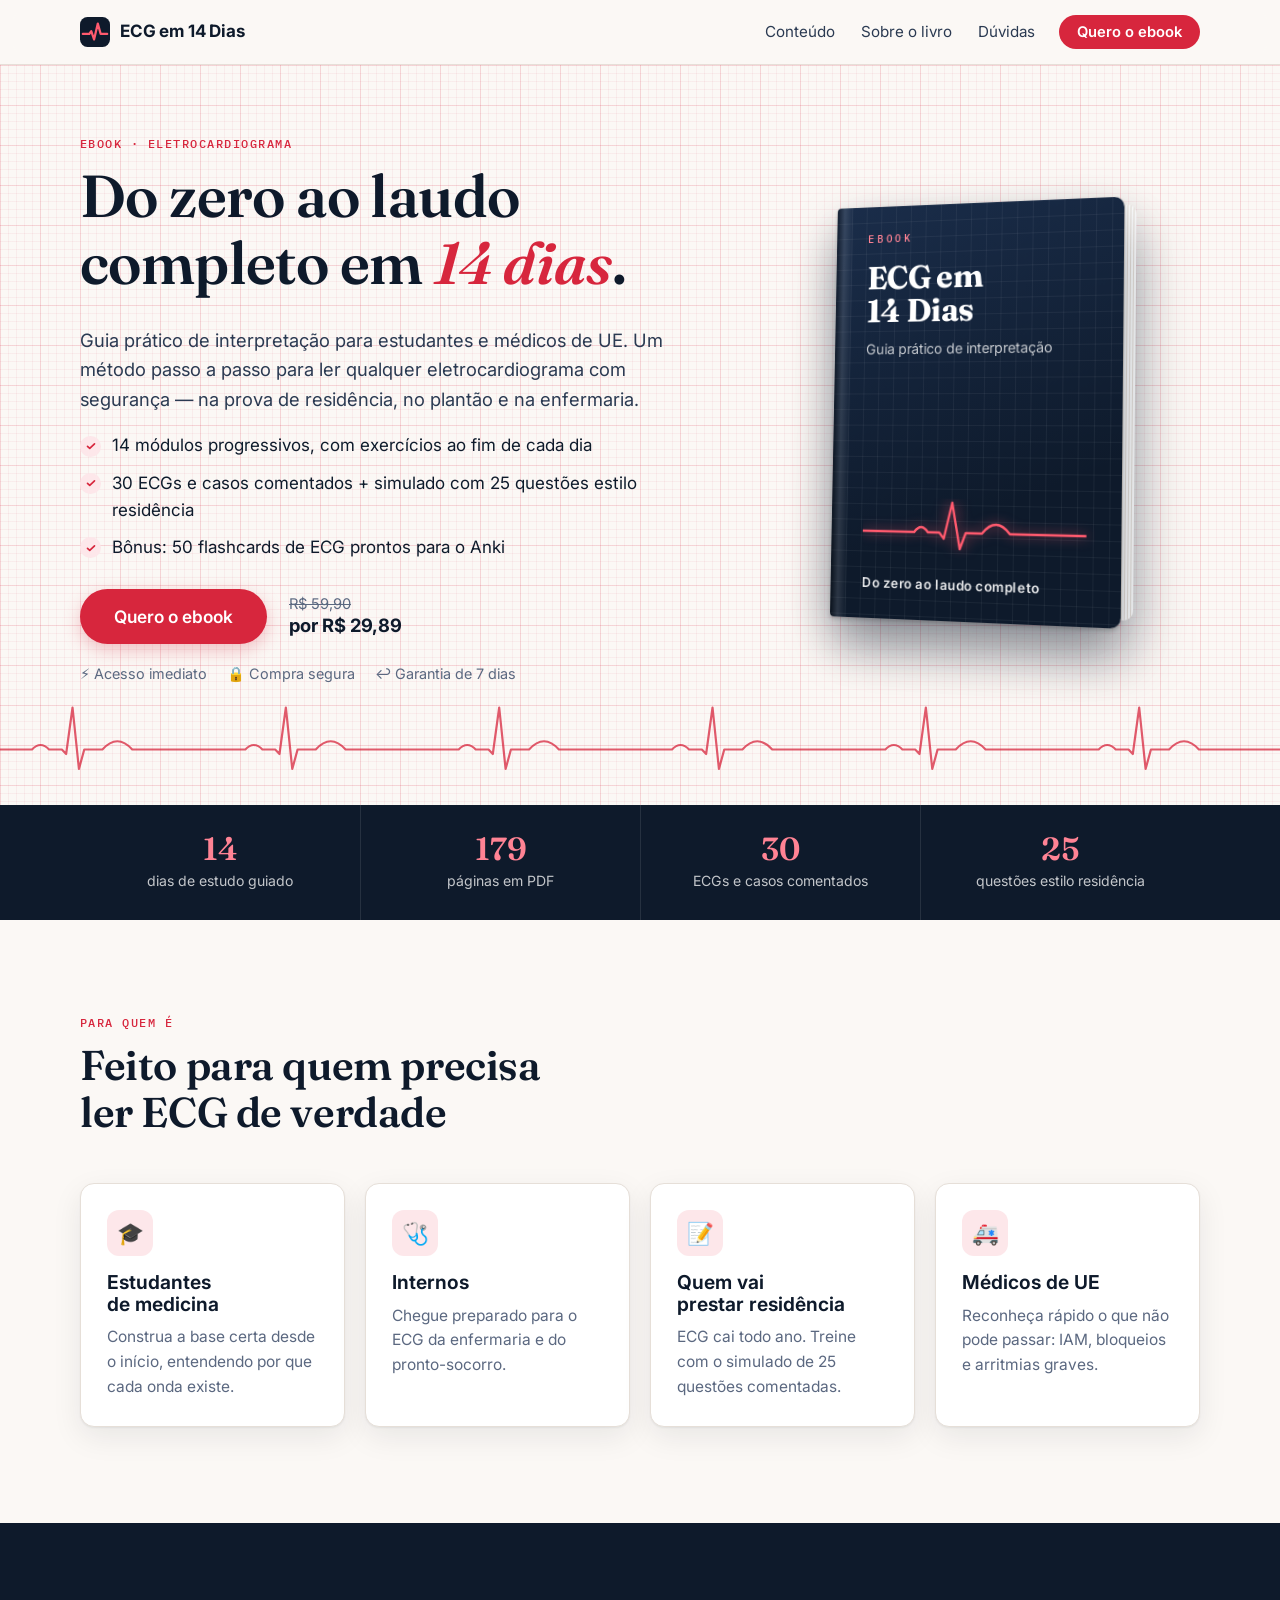
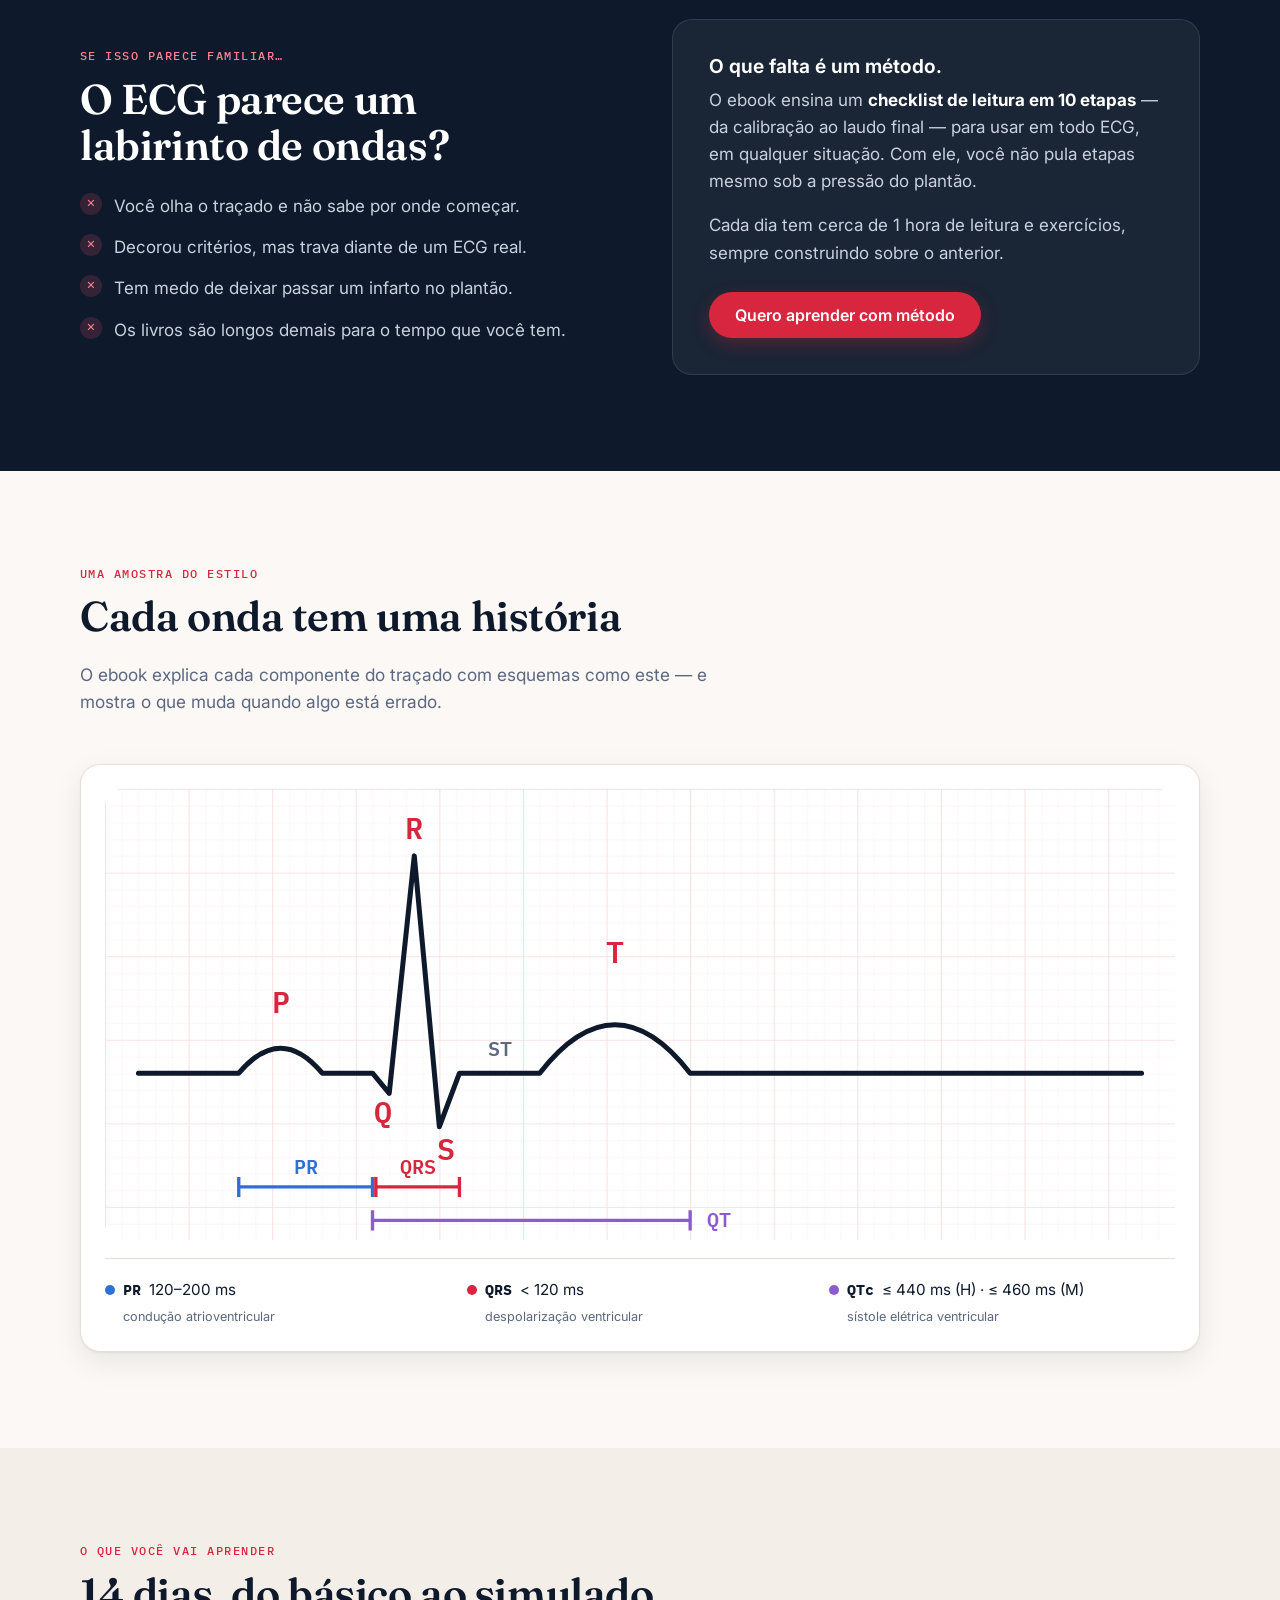
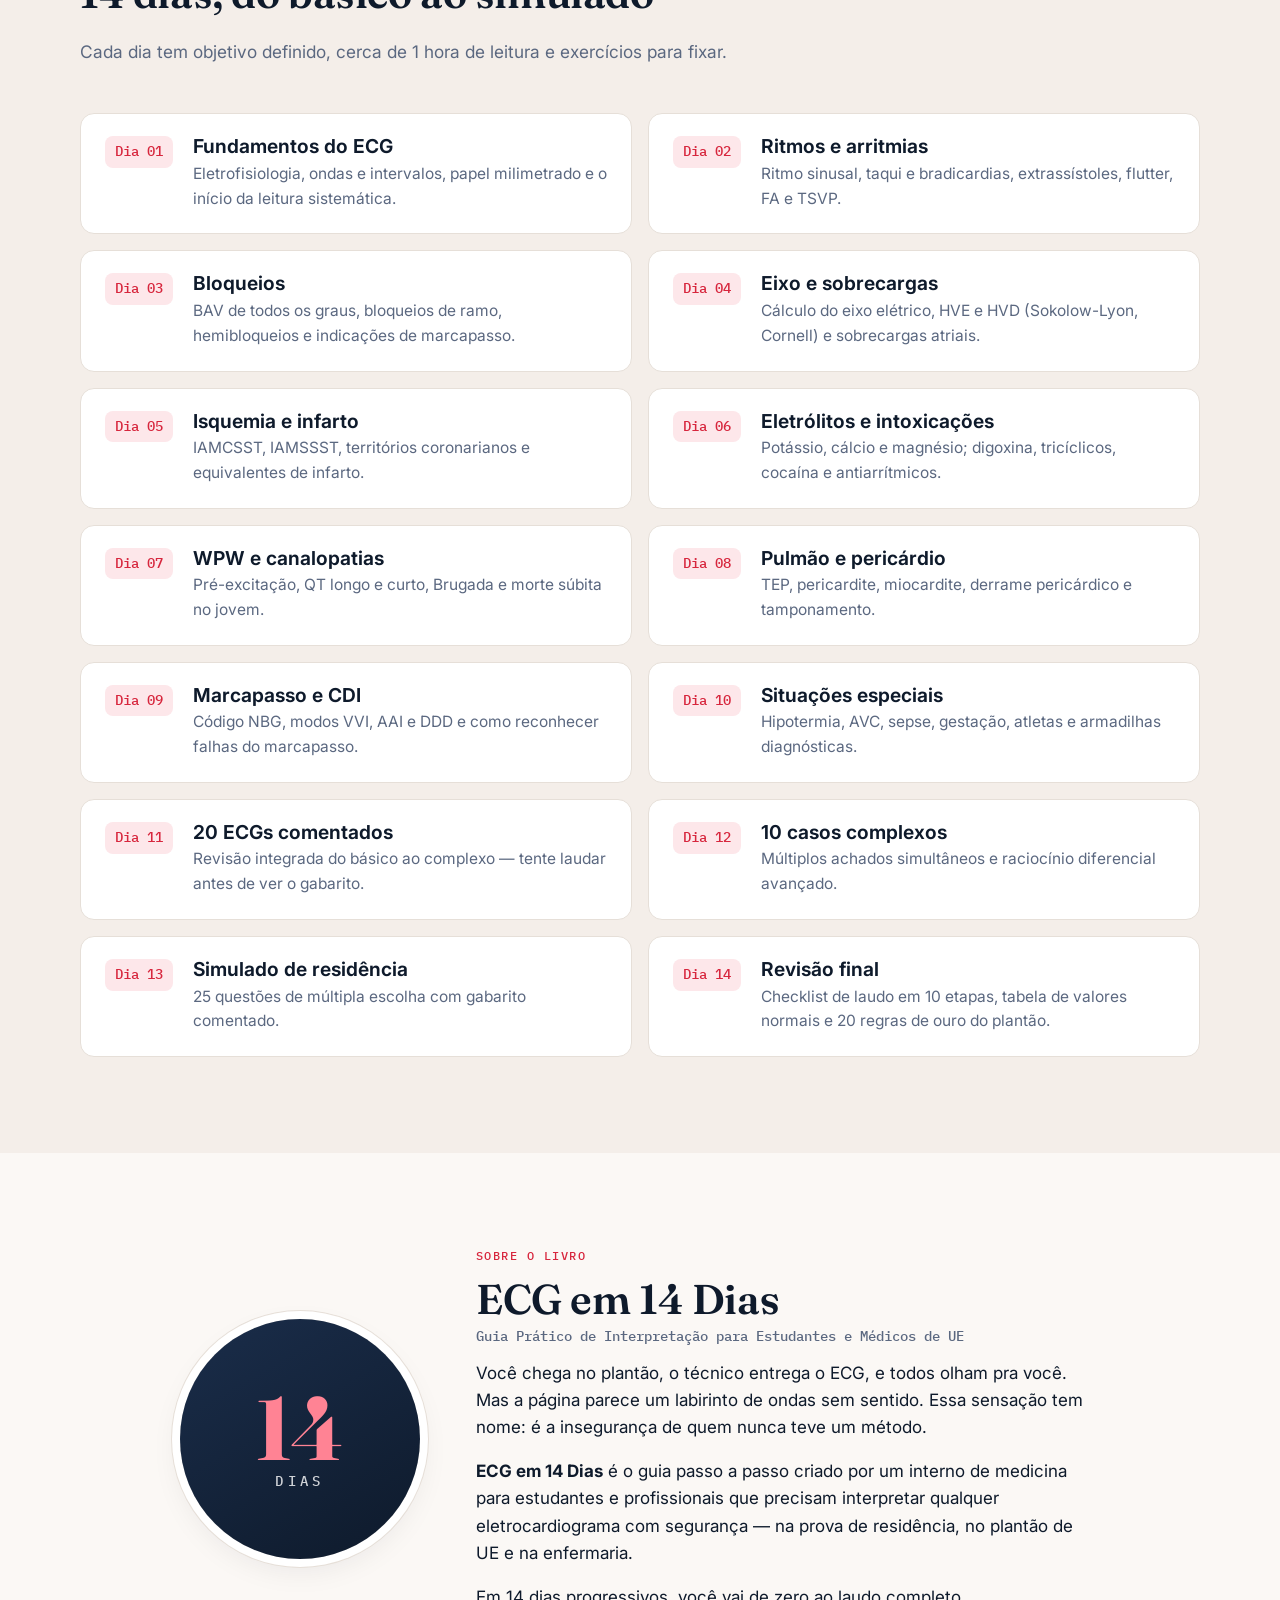
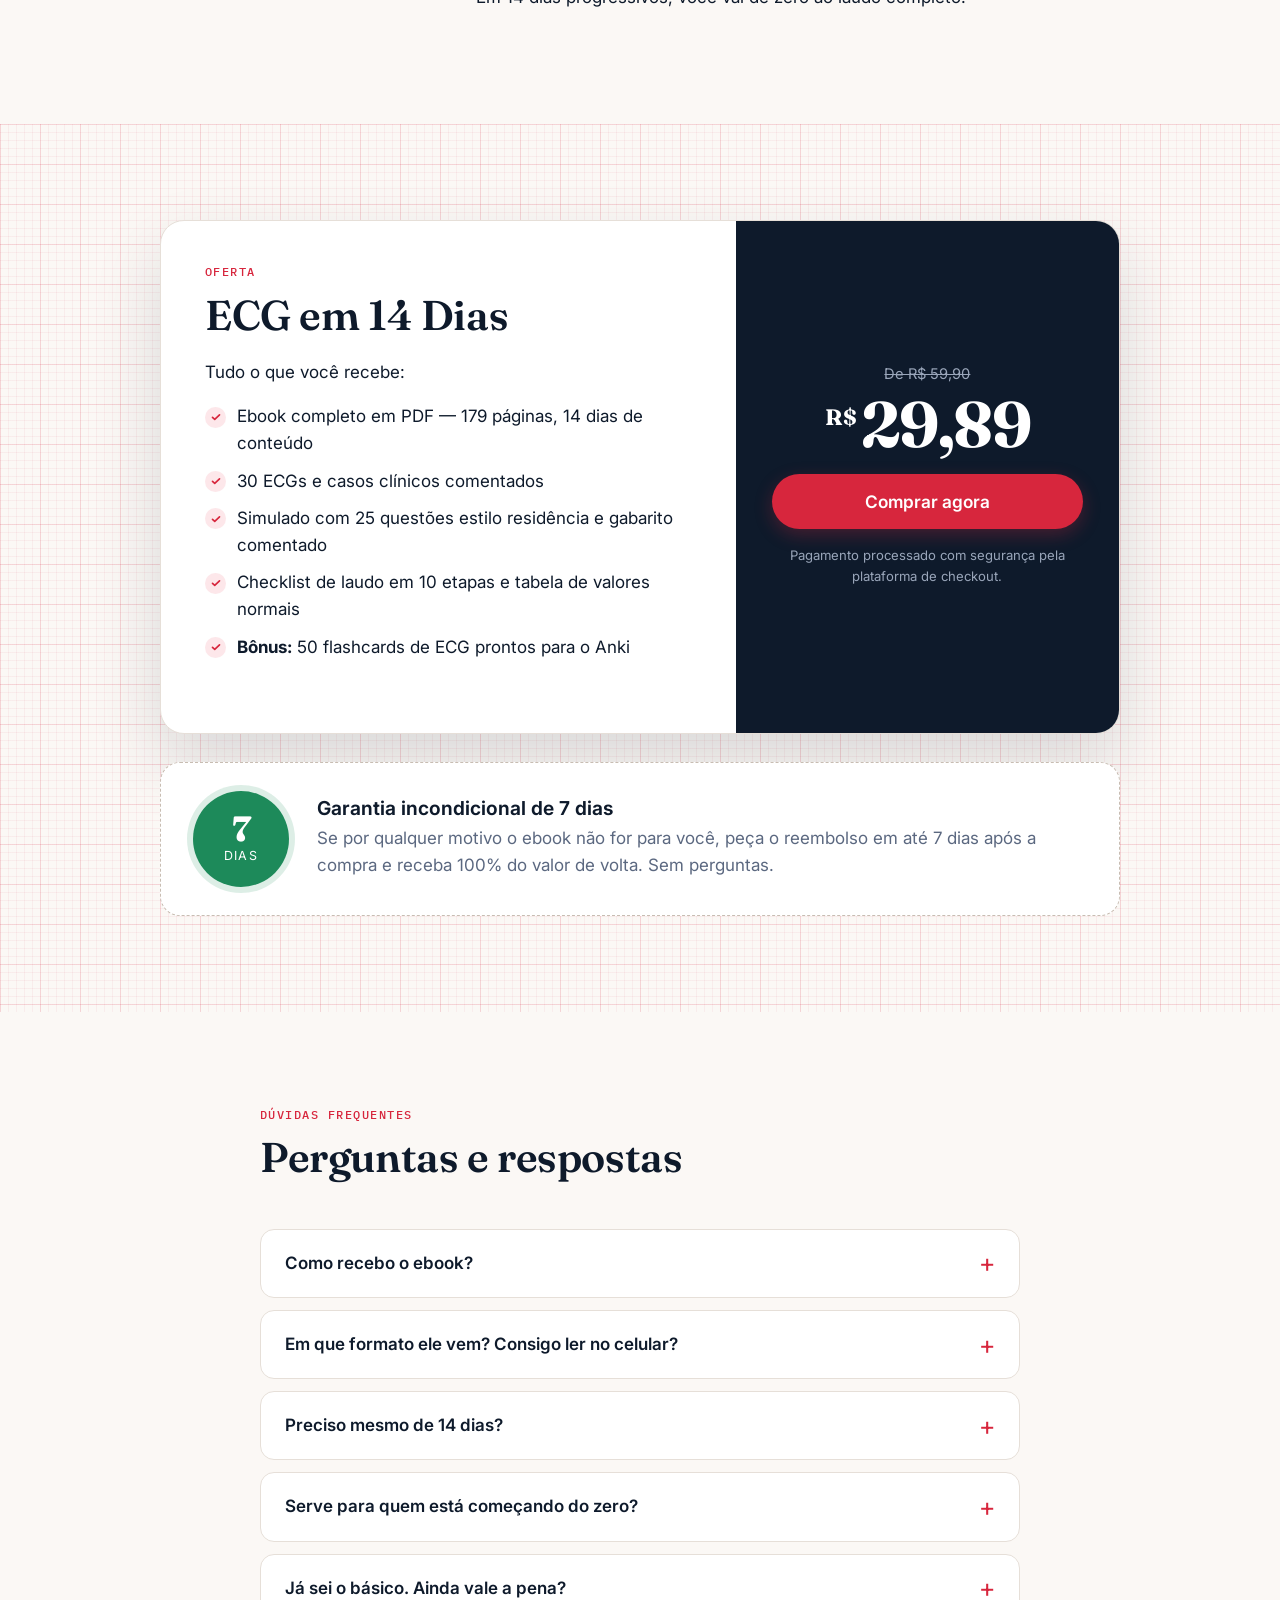
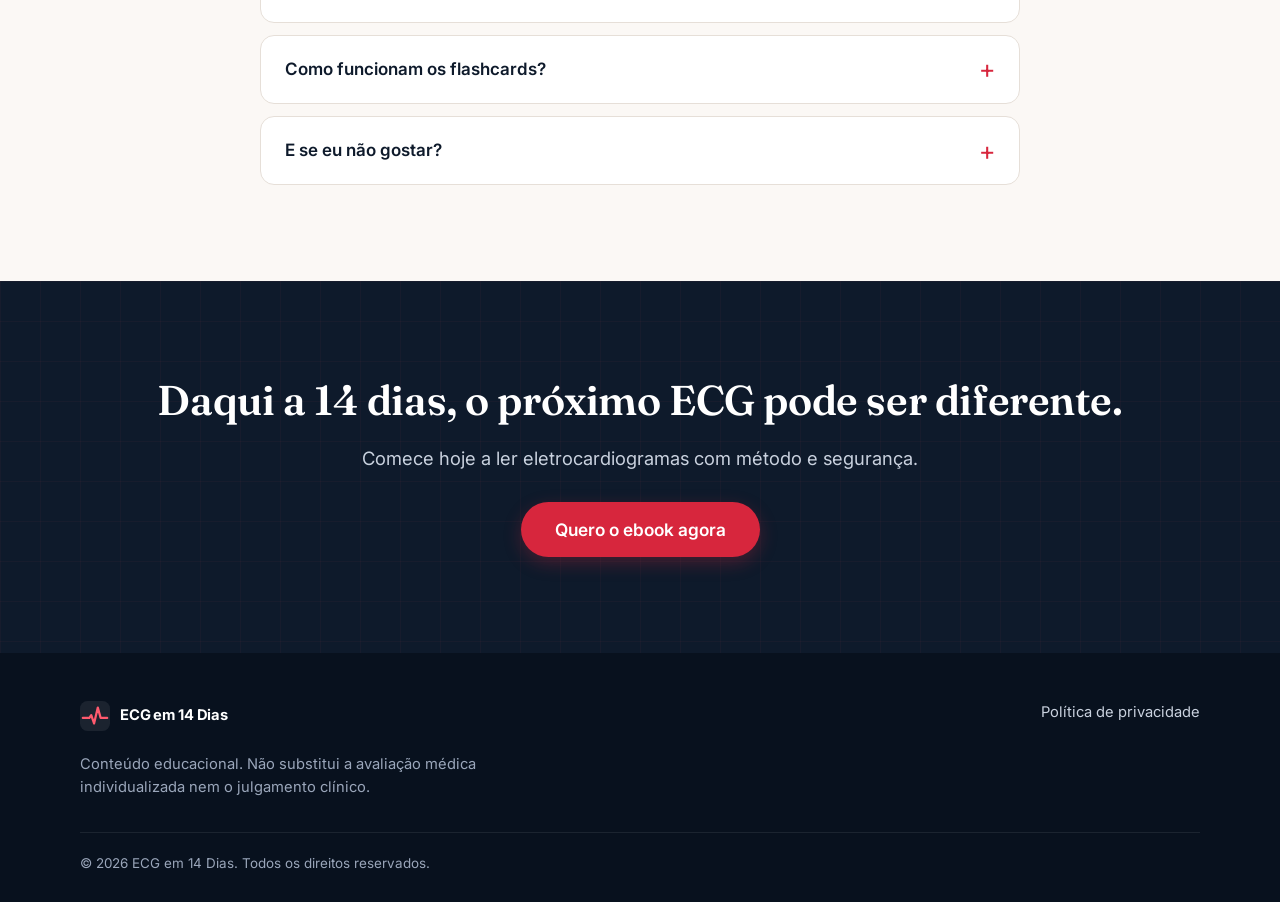
<file: index.html>
<!doctype html>
<html lang="pt-BR">
<head>
  <meta charset="utf-8">
  <meta name="viewport" content="width=device-width, initial-scale=1">
  <title>ECG em 14 Dias — Guia Prático de Interpretação do Eletrocardiograma</title>
  <meta name="description" content="Guia prático de interpretação do ECG para estudantes e médicos de UE. 14 dias progressivos, 30 ECGs e casos comentados, simulado com 25 questões estilo residência e 50 flashcards para o Anki.">
  <meta name="theme-color" content="#0e1a2b">
  <link rel="icon" href="assets/favicon.svg" type="image/svg+xml">

  <!-- Prévia ao compartilhar no WhatsApp/Instagram/Facebook.
       Se mudar de domínio, troque ebook-ecg.vercel.app nas linhas abaixo. -->
  <link rel="canonical" href="https://ebook-ecg.vercel.app/">
  <meta property="og:type" content="website">
  <meta property="og:locale" content="pt_BR">
  <meta property="og:title" content="ECG em 14 Dias — do zero ao laudo completo">
  <meta property="og:description" content="Guia prático de interpretação para estudantes e médicos de UE. 30 ECGs comentados, simulado de residência e flashcards para o Anki.">
  <meta property="og:image" content="https://ebook-ecg.vercel.app/assets/og-imagem.png">
  <meta property="og:image:width" content="1200">
  <meta property="og:image:height" content="630">
  <meta property="og:url" content="https://ebook-ecg.vercel.app/">
  <meta name="twitter:card" content="summary_large_image">

  <link rel="preconnect" href="https://fonts.googleapis.com">
  <link rel="preconnect" href="https://fonts.gstatic.com" crossorigin>
  <link href="https://fonts.googleapis.com/css2?family=Fraunces:opsz,wght@9..144,500;9..144,600;9..144,700&family=IBM+Plex+Mono:wght@500&family=Inter:wght@400;500;600;700&display=swap" rel="stylesheet">
  <link rel="stylesheet" href="assets/styles.css">

  <script>document.documentElement.classList.add('js');</script>
  <script src="assets/config.js"></script>
  <script src="assets/main.js" defer></script>
</head>
<body>

<a class="skip" href="#conteudo">Pular para o conteúdo</a>

<!-- ===================== CABEÇALHO ===================== -->
<header class="topbar">
  <div class="container topbar__inner">
    <a class="brand" href="#topo" aria-label="Início">
      <svg class="brand__mark" viewBox="0 0 32 32" aria-hidden="true"><rect width="32" height="32" rx="8"/><path d="M3 18h7l2-3 3 9 4-17 3 11h7"/></svg>
      <span>ECG em 14 Dias</span>
    </a>
    <nav class="topbar__nav" aria-label="Seções">
      <a href="#conteudo">Conteúdo</a>
      <a href="#sobre">Sobre o livro</a>
      <a href="#faq">Dúvidas</a>
    </nav>
    <a class="btn btn--sm" href="#oferta" data-checkout>Quero o ebook</a>
  </div>
</header>

<main id="topo">

<!-- ===================== HERO ===================== -->
<section class="hero ecg-paper" id="hero">
  <div class="container hero__grid">
    <div class="hero__copy">
      <p class="eyebrow">Ebook · Eletrocardiograma</p>
      <h1>Do zero ao laudo completo em <em>14 dias</em>.</h1>
      <p class="lead">Guia prático de interpretação para estudantes e médicos de UE. Um método passo a passo para ler qualquer eletrocardiograma com segurança — na prova de residência, no plantão e na enfermaria.</p>

      <ul class="checks">
        <li>14 módulos progressivos, com exercícios ao fim de cada dia</li>
        <li>30 ECGs e casos comentados + simulado com 25 questões estilo residência</li>
        <li>Bônus: 50 flashcards de ECG prontos para o Anki</li>
      </ul>

      <div class="hero__cta">
        <a class="btn btn--lg" href="#oferta" data-checkout>Quero o ebook</a>
        <p class="hero__price">
          <span class="price-old" data-cfg="precoAntigo" data-prefix="R$ ">R$ 59,90</span>
          <strong>por <span data-cfg="preco" data-prefix="R$ ">R$ 29,89</span></strong>
        </p>
      </div>
      <p class="trust">
        <span>⚡ Acesso imediato</span><span>🔒 Compra segura</span><span>↩︎ Garantia de 7 dias</span>
      </p>
    </div>

    <div class="hero__visual">
      <div class="book" data-cover>
        <div class="book__pages" aria-hidden="true"></div>
        <div class="book__cover">
          <span class="book__tag">EBOOK</span>
          <p class="book__title">ECG em<br>14 Dias</p>
          <p class="book__sub">Guia prático de interpretação</p>
          <svg class="book__trace" viewBox="0 0 200 60" preserveAspectRatio="none" aria-hidden="true"><path d="M0 34h46q6-10 12 0h10l4 6 7-36 7 46 5-16h14q12-18 24 0h64"/></svg>
          <p class="book__author">Do zero ao laudo completo</p>
        </div>
      </div>
    </div>
  </div>

  <svg class="trace" viewBox="0 0 1200 120" preserveAspectRatio="none" aria-hidden="true"><path id="trace-path" d=""/></svg>
</section>

<!-- ===================== NÚMEROS ===================== -->
<section class="stats">
  <div class="container stats__grid">
    <div><strong>14</strong><span>dias de estudo guiado</span></div>
    <div><strong>179</strong><span>páginas em PDF</span></div>
    <div><strong>30</strong><span>ECGs e casos comentados</span></div>
    <div><strong>25</strong><span>questões estilo residência</span></div>
  </div>
</section>

<!-- ===================== PARA QUEM É ===================== -->
<section class="section" id="para-quem">
  <div class="container">
    <header class="section__head reveal">
      <p class="eyebrow">Para quem é</p>
      <h2>Feito para quem precisa ler ECG de verdade</h2>
    </header>
    <div class="cards">
      <article class="card reveal">
        <span class="card__icon" aria-hidden="true">🎓</span>
        <h3>Estudantes de medicina</h3>
        <p>Construa a base certa desde o início, entendendo por que cada onda existe.</p>
      </article>
      <article class="card reveal">
        <span class="card__icon" aria-hidden="true">🩺</span>
        <h3>Internos</h3>
        <p>Chegue preparado para o ECG da enfermaria e do pronto-socorro.</p>
      </article>
      <article class="card reveal">
        <span class="card__icon" aria-hidden="true">📝</span>
        <h3>Quem vai prestar residência</h3>
        <p>ECG cai todo ano. Treine com o simulado de 25 questões comentadas.</p>
      </article>
      <article class="card reveal">
        <span class="card__icon" aria-hidden="true">🚑</span>
        <h3>Médicos de UE</h3>
        <p>Reconheça rápido o que não pode passar: IAM, bloqueios e arritmias graves.</p>
      </article>
    </div>
  </div>
</section>

<!-- ===================== PROBLEMA x SOLUÇÃO ===================== -->
<section class="section section--dark">
  <div class="container split">
    <div class="reveal">
      <p class="eyebrow eyebrow--light">Se isso parece familiar…</p>
      <h2>O ECG parece um labirinto de ondas?</h2>
      <ul class="pains">
        <li>Você olha o traçado e não sabe por onde começar.</li>
        <li>Decorou critérios, mas trava diante de um ECG real.</li>
        <li>Tem medo de deixar passar um infarto no plantão.</li>
        <li>Os livros são longos demais para o tempo que você tem.</li>
      </ul>
    </div>
    <div class="solution reveal">
      <h3>O que falta é um método.</h3>
      <p>O ebook ensina um <strong>checklist de leitura em 10 etapas</strong> — da calibração ao laudo final — para usar em todo ECG, em qualquer situação. Com ele, você não pula etapas mesmo sob a pressão do plantão.</p>
      <p>Cada dia tem cerca de 1 hora de leitura e exercícios, sempre construindo sobre o anterior.</p>
      <a class="btn" href="#oferta" data-checkout>Quero aprender com método</a>
    </div>
  </div>
</section>

<!-- ===================== ANATOMIA DO BATIMENTO ===================== -->
<section class="section" id="amostra">
  <div class="container">
    <header class="section__head reveal">
      <p class="eyebrow">Uma amostra do estilo</p>
      <h2>Cada onda tem uma história</h2>
      <p class="section__lead">O ebook explica cada componente do traçado com esquemas como este — e mostra o que muda quando algo está errado.</p>
    </header>

    <figure class="beat reveal">
      <svg viewBox="0 0 640 270" role="img" aria-labelledby="beat-title">
        <title id="beat-title">Complexo PQRST com intervalo PR, complexo QRS, segmento ST, onda T e intervalo QT indicados</title>
        <defs>
          <pattern id="fine" width="10" height="10" patternUnits="userSpaceOnUse"><path d="M10 0H0V10" class="g-fine"/></pattern>
          <pattern id="bold" width="50" height="50" patternUnits="userSpaceOnUse"><rect width="50" height="50" fill="url(#fine)"/><path d="M50 0H0V50" class="g-bold"/></pattern>
        </defs>
        <rect width="640" height="270" fill="url(#bold)" rx="10"/>
        <path class="beat__line" d="M20 170H80Q105 140 130 170H160L170 182L185 40L200 202L212 170H260Q305 112 350 170H620"/>
        <g class="beat__labels">
          <text x="105" y="134">P</text>
          <text x="166" y="200">Q</text>
          <text x="185" y="30">R</text>
          <text x="204" y="222">S</text>
          <text x="305" y="104">T</text>
          <text x="236" y="160" class="small">ST</text>
        </g>
        <g class="beat__ranges">
          <path class="r-pr" d="M80 232V244M80 238H160M160 232V244"/>
          <text x="120" y="230" class="r-pr-t">PR</text>
          <path class="r-qrs" d="M162 232V244M162 238H212M212 232V244"/>
          <text x="187" y="230" class="r-qrs-t">QRS</text>
          <path class="r-qt" d="M160 252V264M160 258H350M350 252V264"/>
          <text x="360" y="262" class="r-qt-t">QT</text>
        </g>
      </svg>
      <figcaption>
        <div><span class="dot dot--pr"></span><strong>PR</strong> 120–200 ms <small>condução atrioventricular</small></div>
        <div><span class="dot dot--qrs"></span><strong>QRS</strong> &lt; 120 ms <small>despolarização ventricular</small></div>
        <div><span class="dot dot--qt"></span><strong>QTc</strong> ≤ 440 ms (H) · ≤ 460 ms (M) <small>sístole elétrica ventricular</small></div>
      </figcaption>
    </figure>
  </div>
</section>

<!-- ===================== CONTEÚDO ===================== -->
<section class="section section--tint" id="conteudo">
  <div class="container">
    <header class="section__head reveal">
      <p class="eyebrow">O que você vai aprender</p>
      <h2>14 dias, do básico ao simulado</h2>
      <p class="section__lead">Cada dia tem objetivo definido, cerca de 1 hora de leitura e exercícios para fixar.</p>
    </header>
    <ol class="chapters">
      <li class="reveal"><span>Dia 01</span><div><h3>Fundamentos do ECG</h3><p>Eletrofisiologia, ondas e intervalos, papel milimetrado e o início da leitura sistemática.</p></div></li>
      <li class="reveal"><span>Dia 02</span><div><h3>Ritmos e arritmias</h3><p>Ritmo sinusal, taqui e bradicardias, extrassístoles, flutter, FA e TSVP.</p></div></li>
      <li class="reveal"><span>Dia 03</span><div><h3>Bloqueios</h3><p>BAV de todos os graus, bloqueios de ramo, hemibloqueios e indicações de marcapasso.</p></div></li>
      <li class="reveal"><span>Dia 04</span><div><h3>Eixo e sobrecargas</h3><p>Cálculo do eixo elétrico, HVE e HVD (Sokolow-Lyon, Cornell) e sobrecargas atriais.</p></div></li>
      <li class="reveal"><span>Dia 05</span><div><h3>Isquemia e infarto</h3><p>IAMCSST, IAMSSST, territórios coronarianos e equivalentes de infarto.</p></div></li>
      <li class="reveal"><span>Dia 06</span><div><h3>Eletrólitos e intoxicações</h3><p>Potássio, cálcio e magnésio; digoxina, tricíclicos, cocaína e antiarrítmicos.</p></div></li>
      <li class="reveal"><span>Dia 07</span><div><h3>WPW e canalopatias</h3><p>Pré-excitação, QT longo e curto, Brugada e morte súbita no jovem.</p></div></li>
      <li class="reveal"><span>Dia 08</span><div><h3>Pulmão e pericárdio</h3><p>TEP, pericardite, miocardite, derrame pericárdico e tamponamento.</p></div></li>
      <li class="reveal"><span>Dia 09</span><div><h3>Marcapasso e CDI</h3><p>Código NBG, modos VVI, AAI e DDD e como reconhecer falhas do marcapasso.</p></div></li>
      <li class="reveal"><span>Dia 10</span><div><h3>Situações especiais</h3><p>Hipotermia, AVC, sepse, gestação, atletas e armadilhas diagnósticas.</p></div></li>
      <li class="reveal"><span>Dia 11</span><div><h3>20 ECGs comentados</h3><p>Revisão integrada do básico ao complexo — tente laudar antes de ver o gabarito.</p></div></li>
      <li class="reveal"><span>Dia 12</span><div><h3>10 casos complexos</h3><p>Múltiplos achados simultâneos e raciocínio diferencial avançado.</p></div></li>
      <li class="reveal"><span>Dia 13</span><div><h3>Simulado de residência</h3><p>25 questões de múltipla escolha com gabarito comentado.</p></div></li>
      <li class="reveal"><span>Dia 14</span><div><h3>Revisão final</h3><p>Checklist de laudo em 10 etapas, tabela de valores normais e 20 regras de ouro do plantão.</p></div></li>
    </ol>
  </div>
</section>

<!-- ===================== SOBRE O LIVRO ===================== -->
<section class="section" id="sobre">
  <div class="container author reveal">
    <div class="author__photo author__photo--seal" aria-hidden="true"><strong>14</strong><span>dias</span></div>
    <div>
      <p class="eyebrow">Sobre o livro</p>
      <h2>ECG em 14 Dias</h2>
      <p class="author__role">Guia Prático de Interpretação para Estudantes e Médicos de UE</p>
      <p>Você chega no plantão, o técnico entrega o ECG, e todos olham pra você. Mas a página parece um labirinto de ondas sem sentido. Essa sensação tem nome: é a insegurança de quem nunca teve um método.</p>
      <p><strong>ECG em 14 Dias</strong> é o guia passo a passo criado por um interno de medicina para estudantes e profissionais que precisam interpretar qualquer eletrocardiograma com segurança — na prova de residência, no plantão de UE e na enfermaria.</p>
      <p>Em 14 dias progressivos, você vai de zero ao laudo completo.</p>
      <p class="author__links" data-social></p>
    </div>
  </div>
</section>

<!-- ===================== DEPOIMENTOS (preenchidos via config.js) ===================== -->
<section class="section section--tint" id="depoimentos" hidden>
  <div class="container">
    <header class="section__head">
      <p class="eyebrow">Quem já leu</p>
      <h2>O que os leitores dizem</h2>
    </header>
    <div class="quotes" data-testimonials></div>
  </div>
</section>

<!-- ===================== OFERTA ===================== -->
<section class="section ecg-paper" id="oferta">
  <div class="container">
    <div class="offer reveal">
      <div class="offer__info">
        <p class="eyebrow">Oferta</p>
        <h2>ECG em 14 Dias</h2>
        <p>Tudo o que você recebe:</p>
        <ul class="checks">
          <li>Ebook completo em PDF — 179 páginas, 14 dias de conteúdo</li>
          <li>30 ECGs e casos clínicos comentados</li>
          <li>Simulado com 25 questões estilo residência e gabarito comentado</li>
          <li>Checklist de laudo em 10 etapas e tabela de valores normais</li>
          <li><strong>Bônus:</strong> 50 flashcards de ECG prontos para o Anki</li>
        </ul>
      </div>
      <div class="offer__price">
        <p class="price-old" data-cfg="precoAntigo" data-prefix="De R$ ">De R$ 59,90</p>
        <p class="price"><small>R$</small><span data-cfg="preco">29,89</span></p>
        <p class="installments" data-cfg="parcelas"></p>
        <a class="btn btn--lg btn--block" href="#oferta" data-checkout data-checkout-main>Comprar agora</a>
        <p class="pay">Pagamento processado com segurança pela plataforma de checkout.</p>
      </div>
    </div>

    <div class="guarantee reveal">
      <div class="guarantee__seal" aria-hidden="true"><strong>7</strong><span>dias</span></div>
      <div>
        <h3>Garantia incondicional de 7 dias</h3>
        <p>Se por qualquer motivo o ebook não for para você, peça o reembolso em até 7 dias após a compra e receba 100% do valor de volta. Sem perguntas.</p>
      </div>
    </div>
  </div>
</section>

<!-- ===================== FAQ ===================== -->
<section class="section" id="faq">
  <div class="container container--narrow">
    <header class="section__head reveal">
      <p class="eyebrow">Dúvidas frequentes</p>
      <h2>Perguntas e respostas</h2>
    </header>
    <div class="faq">
      <details>
        <summary>Como recebo o ebook?</summary>
        <p>Logo após a confirmação do pagamento, você recebe por e-mail o acesso para baixar o PDF e os flashcards.</p>
      </details>
      <details>
        <summary>Em que formato ele vem? Consigo ler no celular?</summary>
        <p>O ebook é um arquivo PDF de 179 páginas. Você pode ler no celular, tablet ou computador, ou imprimir.</p>
      </details>
      <details>
        <summary>Preciso mesmo de 14 dias?</summary>
        <p>Os 14 dias são uma sugestão de ritmo: cada um leva cerca de 1 a 1,5 hora entre leitura e exercícios. Você pode acelerar, ir mais devagar ou consultar um tema específico quando precisar.</p>
      </details>
      <details>
        <summary>Serve para quem está começando do zero?</summary>
        <p>Sim. O Dia 1 parte da eletrofisiologia básica e cada dia constrói sobre o anterior, até os casos complexos e o simulado.</p>
      </details>
      <details>
        <summary>Já sei o básico. Ainda vale a pena?</summary>
        <p>Vale. Os 30 ECGs e casos comentados, o simulado estilo residência e as 20 regras de ouro do plantão ajudam a ganhar velocidade e segurança.</p>
      </details>
      <details>
        <summary>Como funcionam os flashcards?</summary>
        <p>São 50 cartões de revisão sobre ECG, prontos para importar no Anki, o aplicativo de repetição espaçada usado por estudantes de medicina.</p>
      </details>
      <details>
        <summary>E se eu não gostar?</summary>
        <p>Você tem 7 dias de garantia. Basta solicitar o reembolso pela plataforma de compra e devolvemos todo o valor.</p>
      </details>
    </div>
  </div>
</section>

<!-- ===================== CTA FINAL ===================== -->
<section class="final section--dark">
  <div class="container final__inner reveal">
    <h2>Daqui a 14 dias, o próximo ECG pode ser diferente.</h2>
    <p>Comece hoje a ler eletrocardiogramas com método e segurança.</p>
    <a class="btn btn--lg" href="#oferta" data-checkout>Quero o ebook agora</a>
  </div>
</section>

</main>

<!-- ===================== RODAPÉ ===================== -->
<footer class="footer">
  <div class="container footer__inner">
    <div>
      <a class="brand brand--light" href="#topo">
        <svg class="brand__mark" viewBox="0 0 32 32" aria-hidden="true"><rect width="32" height="32" rx="8"/><path d="M3 18h7l2-3 3 9 4-17 3 11h7"/></svg>
        <span>ECG em 14 Dias</span>
      </a>
      <p class="footer__note">Conteúdo educacional. Não substitui a avaliação médica individualizada nem o julgamento clínico.</p>
    </div>
    <div class="footer__links">
      <span data-contact></span>
      <a href="privacidade.html">Política de privacidade</a>
    </div>
  </div>
  <div class="container footer__copy">© <span data-year>2026</span> ECG em 14 Dias. Todos os direitos reservados.</div>
</footer>

<!-- CTA fixo no celular -->
<div class="sticky-cta" data-sticky aria-hidden="true">
  <div>
    <strong>ECG em 14 Dias</strong>
    <span data-cfg="preco" data-prefix="R$ ">R$ 29,89</span>
  </div>
  <a class="btn btn--sm" href="#oferta" data-checkout tabindex="-1">Comprar</a>
</div>

<!-- WhatsApp (aparece só se configurado em config.js) -->
<a class="whatsapp" data-whatsapp hidden target="_blank" rel="noopener" aria-label="Falar no WhatsApp">
  <svg viewBox="0 0 32 32" aria-hidden="true"><path d="M16 3a13 13 0 0 0-11.2 19.6L3 29l6.6-1.7A13 13 0 1 0 16 3Zm0 23.6a10.6 10.6 0 0 1-5.4-1.5l-.4-.2-3.9 1 1-3.8-.2-.4A10.6 10.6 0 1 1 16 26.6Zm5.8-7.9c-.3-.2-1.9-.9-2.2-1s-.5-.2-.7.2-.8 1-1 1.2-.4.2-.7 0a8.7 8.7 0 0 1-4.3-3.8c-.3-.6.3-.5.9-1.7.1-.2 0-.4 0-.5l-1-2.4c-.3-.6-.5-.5-.7-.5h-.6a1.2 1.2 0 0 0-.9.4 3.6 3.6 0 0 0-1.1 2.7 6.3 6.3 0 0 0 1.3 3.3 14.4 14.4 0 0 0 5.5 4.9c2 .9 2.8.9 3.9.8a3.3 3.3 0 0 0 2.1-1.5 2.7 2.7 0 0 0 .2-1.5c-.1-.2-.3-.3-.6-.4Z"/></svg>
</a>

</body>
</html>
</file>
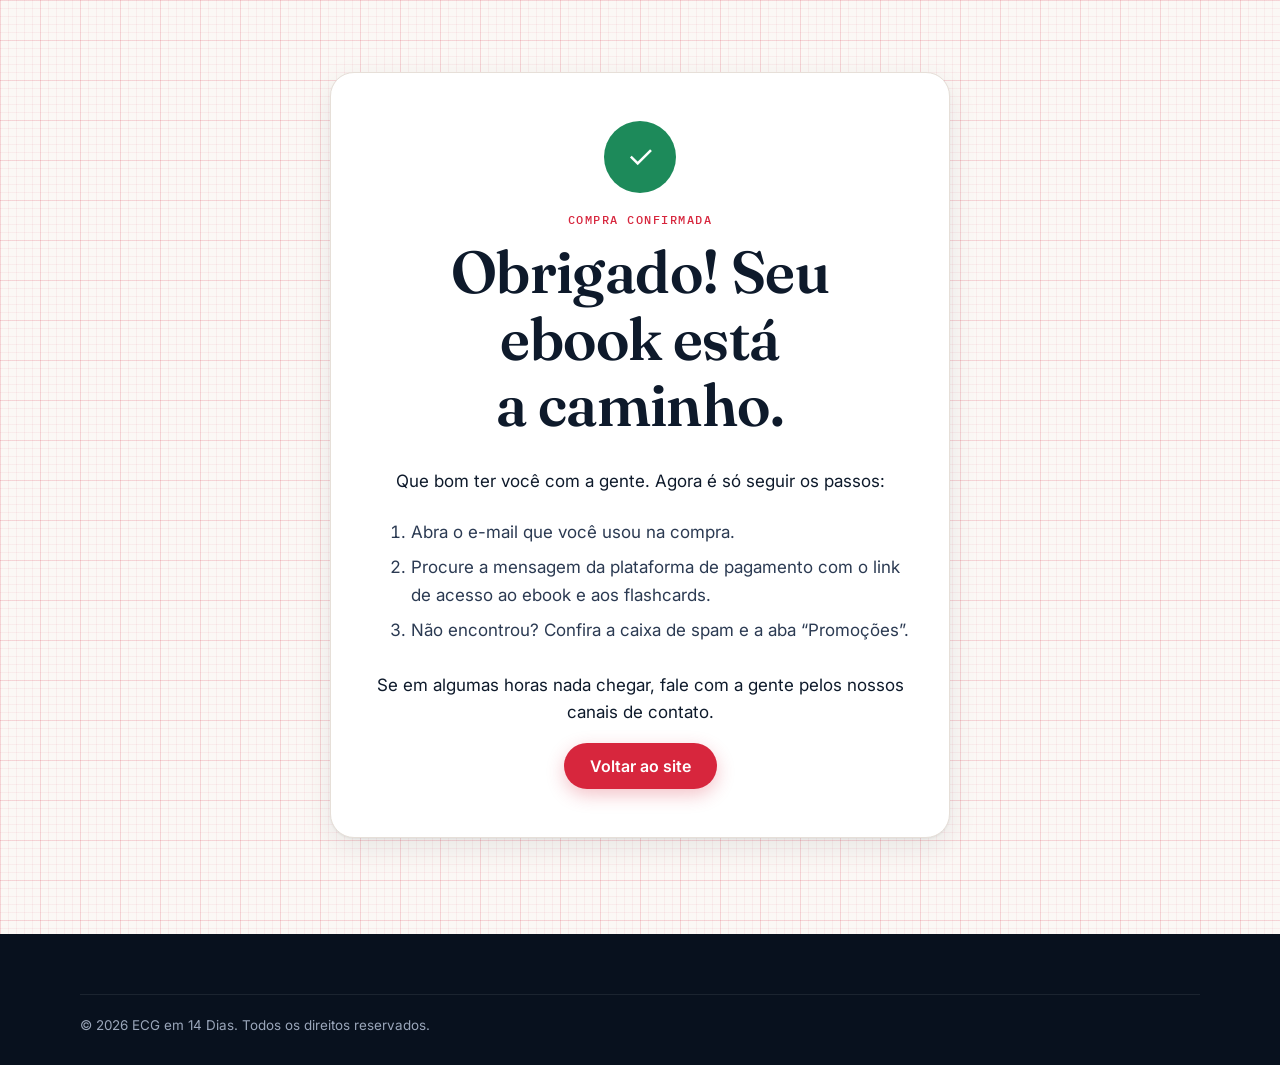
<file: obrigado.html>
<!doctype html>
<html lang="pt-BR">
<head>
  <meta charset="utf-8">
  <meta name="viewport" content="width=device-width, initial-scale=1">
  <title>Compra confirmada — ECG em 14 Dias</title>
  <meta name="robots" content="noindex">
  <meta name="theme-color" content="#0e1a2b">
  <link rel="icon" href="assets/favicon.svg" type="image/svg+xml">
  <link rel="preconnect" href="https://fonts.googleapis.com">
  <link rel="preconnect" href="https://fonts.gstatic.com" crossorigin>
  <link href="https://fonts.googleapis.com/css2?family=Fraunces:opsz,wght@9..144,600;9..144,700&family=IBM+Plex+Mono:wght@500&family=Inter:wght@400;600;700&display=swap" rel="stylesheet">
  <link rel="stylesheet" href="assets/styles.css">
  <script src="assets/config.js"></script>
  <script src="assets/main.js" defer></script>
</head>
<body class="page ecg-paper">
  <!-- Use esta página como "URL de obrigado" na sua plataforma de checkout. -->
  <main>
    <div class="container">
      <div class="center-card">
        <div class="seal" aria-hidden="true">✓</div>
        <p class="eyebrow">Compra confirmada</p>
        <h1>Obrigado! Seu ebook está a caminho.</h1>
        <p>Que bom ter você com a gente. Agora é só seguir os passos:</p>
        <ol>
          <li>Abra o e-mail que você usou na compra.</li>
          <li>Procure a mensagem da plataforma de pagamento com o link de acesso ao ebook e aos flashcards.</li>
          <li>Não encontrou? Confira a caixa de spam e a aba “Promoções”.</li>
        </ol>
        <p>Se em algumas horas nada chegar, fale com a gente pelos nossos canais de contato.</p>
        <p class="author__links" data-contact></p>
        <a class="btn" href="/">Voltar ao site</a>
      </div>
    </div>
  </main>
  <footer class="footer">
    <div class="container footer__copy">© <span data-year>2026</span> ECG em 14 Dias. Todos os direitos reservados.</div>
  </footer>
</body>
</html>
</file>
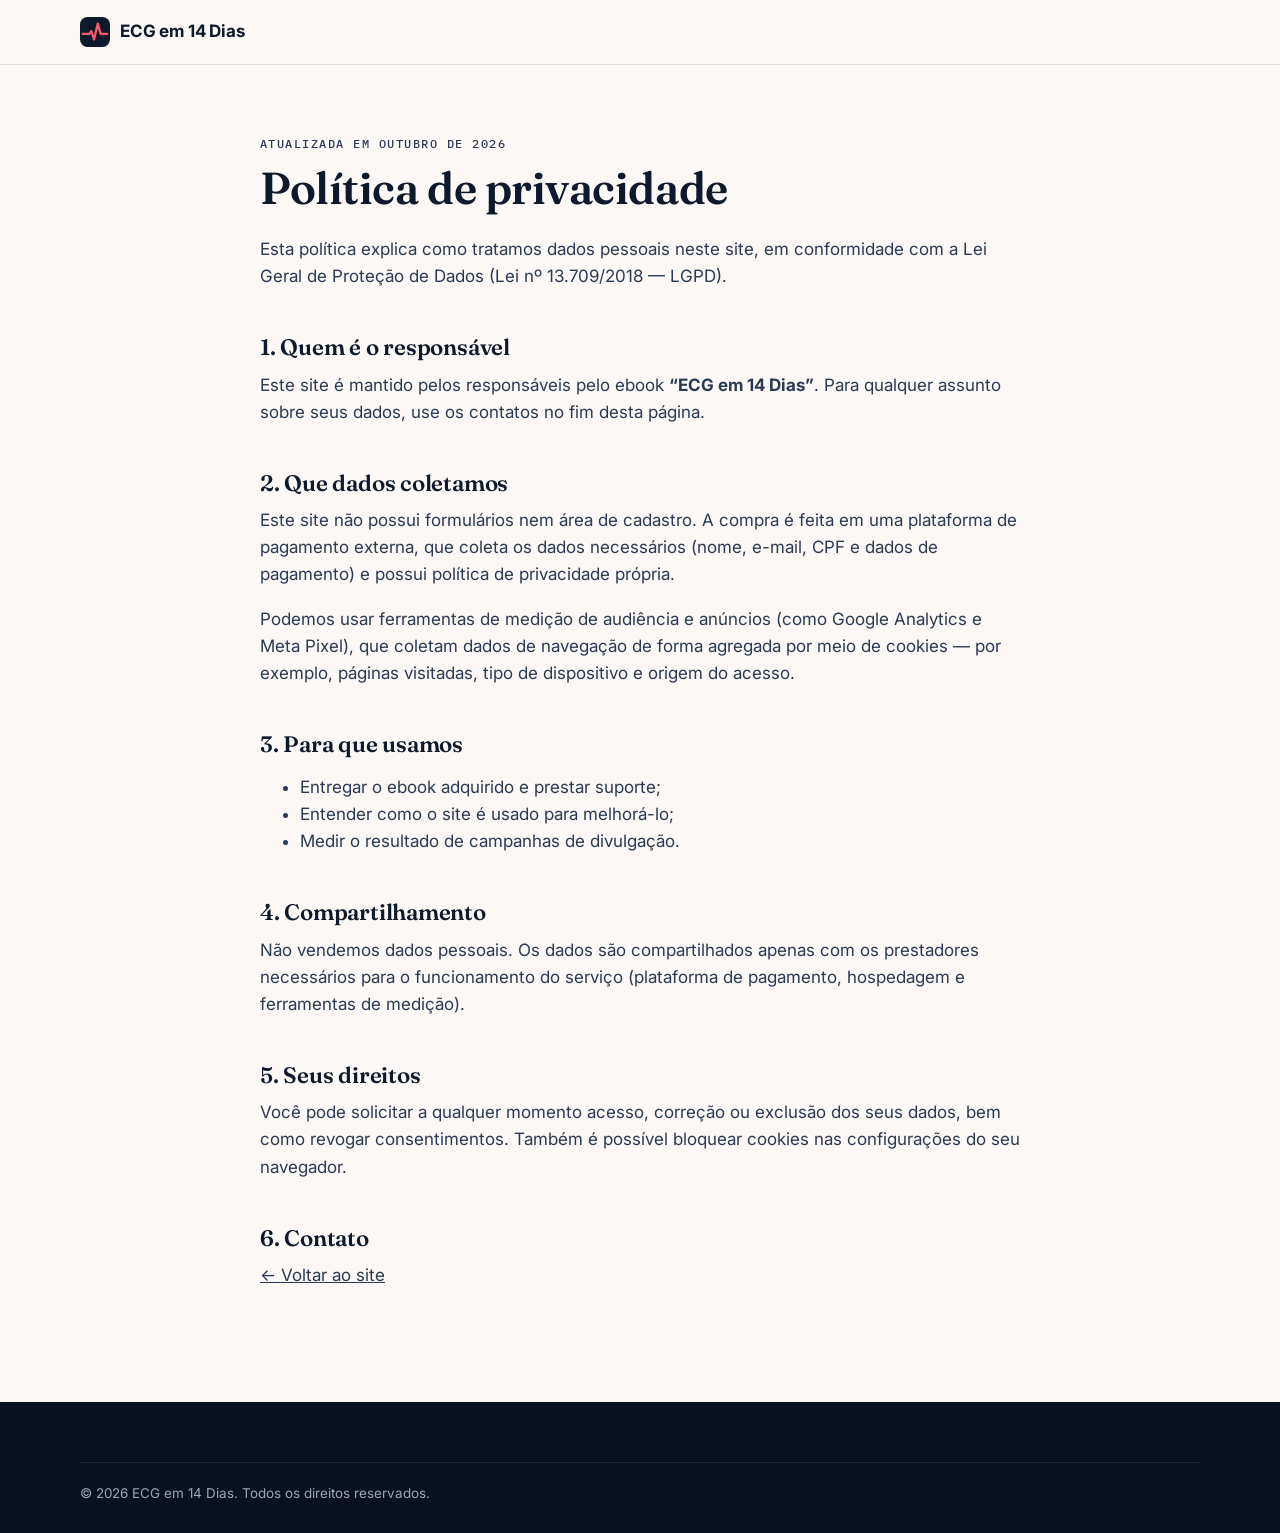
<file: privacidade.html>
<!doctype html>
<html lang="pt-BR">
<head>
  <meta charset="utf-8">
  <meta name="viewport" content="width=device-width, initial-scale=1">
  <title>Política de privacidade — ECG em 14 Dias</title>
  <meta name="theme-color" content="#0e1a2b">
  <link rel="icon" href="assets/favicon.svg" type="image/svg+xml">
  <link rel="preconnect" href="https://fonts.googleapis.com">
  <link rel="preconnect" href="https://fonts.gstatic.com" crossorigin>
  <link href="https://fonts.googleapis.com/css2?family=Fraunces:opsz,wght@9..144,600;9..144,700&family=IBM+Plex+Mono:wght@500&family=Inter:wght@400;600;700&display=swap" rel="stylesheet">
  <link rel="stylesheet" href="assets/styles.css">
  <script src="assets/config.js"></script>
  <script src="assets/main.js" defer></script>
</head>
<body class="page">
  <header class="topbar">
    <div class="container topbar__inner">
      <a class="brand" href="/">
        <svg class="brand__mark" viewBox="0 0 32 32" aria-hidden="true"><rect width="32" height="32" rx="8"/><path d="M3 18h7l2-3 3 9 4-17 3 11h7"/></svg>
        <span>ECG em 14 Dias</span>
      </a>
    </div>
  </header>

  <!-- EDITE: revise este modelo conforme as ferramentas que você realmente usa. -->
  <main>
    <div class="container container--narrow doc">
      <p class="eyebrow">Atualizada em outubro de 2026</p>
      <h1>Política de privacidade</h1>
      <p>Esta política explica como tratamos dados pessoais neste site, em conformidade com a Lei Geral de Proteção de Dados (Lei nº 13.709/2018 — LGPD).</p>

      <h2>1. Quem é o responsável</h2>
      <p>Este site é mantido pelos responsáveis pelo ebook <strong>“ECG em 14 Dias”</strong>. Para qualquer assunto sobre seus dados, use os contatos no fim desta página.</p>

      <h2>2. Que dados coletamos</h2>
      <p>Este site não possui formulários nem área de cadastro. A compra é feita em uma plataforma de pagamento externa, que coleta os dados necessários (nome, e-mail, CPF e dados de pagamento) e possui política de privacidade própria.</p>
      <p>Podemos usar ferramentas de medição de audiência e anúncios (como Google Analytics e Meta Pixel), que coletam dados de navegação de forma agregada por meio de cookies — por exemplo, páginas visitadas, tipo de dispositivo e origem do acesso.</p>

      <h2>3. Para que usamos</h2>
      <ul>
        <li>Entregar o ebook adquirido e prestar suporte;</li>
        <li>Entender como o site é usado para melhorá-lo;</li>
        <li>Medir o resultado de campanhas de divulgação.</li>
      </ul>

      <h2>4. Compartilhamento</h2>
      <p>Não vendemos dados pessoais. Os dados são compartilhados apenas com os prestadores necessários para o funcionamento do serviço (plataforma de pagamento, hospedagem e ferramentas de medição).</p>

      <h2>5. Seus direitos</h2>
      <p>Você pode solicitar a qualquer momento acesso, correção ou exclusão dos seus dados, bem como revogar consentimentos. Também é possível bloquear cookies nas configurações do seu navegador.</p>

      <h2>6. Contato</h2>
      <p class="author__links" data-contact></p>
      <p><a href="/">← Voltar ao site</a></p>
    </div>
  </main>

  <footer class="footer">
    <div class="container footer__copy">© <span data-year>2026</span> ECG em 14 Dias. Todos os direitos reservados.</div>
  </footer>
</body>
</html>
</file>
<file: assets/styles.css>
/* ===================== Tokens ===================== */
:root {
  --ink: #0e1a2b;
  --ink-2: #2b3a52;
  --muted: #5b6880;
  --paper: #fbf8f5;
  --surface: #ffffff;
  --tint: #f4eee9;
  --line: #e6dfd8;
  --accent: #d7263d;
  --accent-hover: #b81d31;
  --accent-soft: #fde7ea;
  --ok: #1d8a5a;
  --pr: #2f6fd6;
  --qt: #8a5cd0;
  --grid-fine: rgba(215, 38, 61, .055);
  --grid-bold: rgba(215, 38, 61, .12);

  --font-display: "Fraunces", Georgia, "Times New Roman", serif;
  --font-body: "Inter", system-ui, -apple-system, "Segoe UI", Roboto, sans-serif;
  --font-mono: "IBM Plex Mono", ui-monospace, Consolas, monospace;

  --radius: 14px;
  --shadow: 0 1px 2px rgba(14, 26, 43, .06), 0 10px 30px rgba(14, 26, 43, .08);
  --container: 1120px;
  --gutter: 20px;
}

/* ===================== Base ===================== */
*, *::before, *::after { box-sizing: border-box; }
html { scroll-behavior: smooth; scroll-padding-top: 76px; -webkit-text-size-adjust: 100%; }
body {
  margin: 0;
  background: var(--paper);
  color: var(--ink);
  font: 400 17px/1.6 var(--font-body);
  -webkit-font-smoothing: antialiased;
  overflow-x: hidden;
}
img, svg { display: block; max-width: 100%; }
a { color: inherit; }
h1, h2, h3 { font-family: var(--font-display); font-weight: 600; line-height: 1.12; margin: 0 0 .5em; letter-spacing: -.01em; text-wrap: balance; }
h1 { font-size: clamp(2.3rem, 5.2vw, 3.7rem); }
h2 { font-size: clamp(1.8rem, 3.6vw, 2.6rem); }
h3 { font-size: 1.2rem; font-family: var(--font-body); font-weight: 650; letter-spacing: 0; }
p { margin: 0 0 1em; }
em { font-style: italic; color: var(--accent); }

.container { width: min(var(--container), 100% - 2 * var(--gutter)); margin-inline: auto; }
.container--narrow { --container: 760px; }

.skip { position: absolute; left: -9999px; }
.skip:focus { left: 12px; top: 12px; z-index: 100; background: var(--surface); padding: 8px 14px; border-radius: 8px; }

:focus-visible { outline: 3px solid var(--pr); outline-offset: 3px; border-radius: 6px; }

.eyebrow {
  font: 500 .78rem/1 var(--font-mono);
  letter-spacing: .12em;
  text-transform: uppercase;
  color: var(--accent);
  margin-bottom: 14px;
}
.eyebrow--light { color: #ff8394; }

/* Papel milimetrado de ECG */
.ecg-paper {
  background-color: var(--paper);
  background-image:
    linear-gradient(var(--grid-bold) 1px, transparent 1px),
    linear-gradient(90deg, var(--grid-bold) 1px, transparent 1px),
    linear-gradient(var(--grid-fine) 1px, transparent 1px),
    linear-gradient(90deg, var(--grid-fine) 1px, transparent 1px);
  background-size: 40px 40px, 40px 40px, 8px 8px, 8px 8px;
}

/* ===================== Botões ===================== */
.btn {
  display: inline-flex; align-items: center; justify-content: center; gap: 8px;
  background: var(--accent); color: #fff;
  font: 600 1rem/1 var(--font-body);
  text-decoration: none;
  padding: 15px 26px;
  border-radius: 999px;
  box-shadow: 0 6px 18px rgba(215, 38, 61, .28);
  transition: background .2s, transform .2s, box-shadow .2s;
  white-space: nowrap;
}
.btn:hover { background: var(--accent-hover); transform: translateY(-1px); box-shadow: 0 10px 24px rgba(215, 38, 61, .32); }
.btn:active { transform: translateY(0); }
.btn--sm { padding: 10px 18px; font-size: .92rem; box-shadow: none; }
.btn--lg { padding: 19px 34px; font-size: 1.08rem; }
.btn--block { width: 100%; }
.btn--disabled, .btn--disabled:hover { background: #4a5870; color: #dfe4ec; box-shadow: none; transform: none; cursor: default; }

/* ===================== Topbar ===================== */
.topbar {
  position: sticky; top: 0; z-index: 50;
  background: rgba(251, 248, 245, .86);
  backdrop-filter: saturate(1.4) blur(10px);
  -webkit-backdrop-filter: saturate(1.4) blur(10px);
  border-bottom: 1px solid var(--line);
}
.topbar__inner { display: flex; align-items: center; gap: 24px; height: 64px; }
.topbar__nav { display: flex; gap: 26px; margin-left: auto; font-size: .95rem; }
.topbar__nav a { text-decoration: none; color: var(--ink-2); }
.topbar__nav a:hover { color: var(--accent); }

.brand { display: inline-flex; align-items: center; gap: 10px; text-decoration: none; font-weight: 700; letter-spacing: -.01em; white-space: nowrap; }
.brand__mark { width: 30px; height: 30px; }
.brand__mark rect { fill: var(--ink); }
.brand__mark path { fill: none; stroke: #ff5a6e; stroke-width: 2.4; stroke-linecap: round; stroke-linejoin: round; }
.brand--light { color: #fff; }
.brand--light .brand__mark rect { fill: rgba(255, 255, 255, .08); }

/* ===================== Hero ===================== */
.hero { position: relative; padding: 72px 0 120px; overflow: hidden; }
.hero__grid { display: grid; grid-template-columns: 1.15fr .85fr; gap: 56px; align-items: center; position: relative; z-index: 1; }
.lead { font-size: 1.15rem; color: var(--ink-2); max-width: 36em; }

.checks { list-style: none; padding: 0; margin: 0 0 28px; display: grid; gap: 10px; }
.checks li { position: relative; padding-left: 32px; }
.checks li::before {
  content: ""; position: absolute; left: 0; top: .2em;
  width: 21px; height: 21px; border-radius: 50%;
  background: var(--accent-soft) url("data:image/svg+xml,%3Csvg xmlns='http://www.w3.org/2000/svg' viewBox='0 0 20 20'%3E%3Cpath d='M5 10.5l3.2 3L15 7' fill='none' stroke='%23d7263d' stroke-width='2.4' stroke-linecap='round' stroke-linejoin='round'/%3E%3C/svg%3E") center/14px no-repeat;
}

.hero__cta { display: flex; align-items: center; gap: 22px; flex-wrap: wrap; margin-bottom: 18px; }
.hero__price { margin: 0; display: grid; line-height: 1.3; }
.hero__price strong { font-size: 1.15rem; }
.price-old { text-decoration: line-through; color: var(--muted); font-size: .92rem; }

.trust { display: flex; flex-wrap: wrap; gap: 8px 20px; font-size: .9rem; color: var(--muted); margin: 0; }

/* Livro em 3D */
.hero__visual { display: grid; place-items: center; perspective: 1400px; }
.book {
  position: relative;
  width: min(300px, 70vw);
  aspect-ratio: 3 / 4.2;
  container-type: inline-size;
  transform: rotateY(-16deg) rotateX(3deg);
  transition: transform .6s cubic-bezier(.2, .7, .2, 1);
}
.book:hover { transform: rotateY(-6deg) rotateX(1deg); }
.book__pages {
  position: absolute; inset: 8px -12px 8px 10px; z-index: 0;
  border-radius: 4px 10px 10px 4px;
  background: repeating-linear-gradient(90deg, #fff 0 2px, #e9e2db 2px 3px);
  box-shadow: 0 30px 60px rgba(14, 26, 43, .28);
}
.book__cover, .book__img {
  position: absolute; inset: 0; z-index: 1;
  border-radius: 4px 10px 10px 4px;
  overflow: hidden;
  box-shadow: 0 2px 4px rgba(0, 0, 0, .2), 0 24px 50px rgba(14, 26, 43, .35);
}
.book__img { width: 100%; height: 100%; object-fit: cover; }
.book__cover {
  display: flex; flex-direction: column;
  padding: 28px 26px 24px 34px;
  color: #fff;
  background:
    linear-gradient(90deg, rgba(0, 0, 0, .35) 0, rgba(255, 255, 255, .12) 8px, transparent 18px),
    linear-gradient(rgba(255, 255, 255, .05) 1px, transparent 1px) 0 0/16px 16px,
    linear-gradient(90deg, rgba(255, 255, 255, .05) 1px, transparent 1px) 0 0/16px 16px,
    linear-gradient(160deg, #1a2d4a 0%, #0e1a2b 70%);
}
.book__tag { font: 500 .7rem/1 var(--font-mono); letter-spacing: .25em; color: #ff8394; }
.book__title { font: 700 2.15rem/1.02 var(--font-display); font-size: clamp(1.4rem, 11cqw, 2.15rem); margin: 18px 0 10px; letter-spacing: -.02em; }
.book__sub { font-size: .9rem; opacity: .75; margin: 0; }
.book__trace { margin-top: auto; height: 60px; width: 100%; }
.book__trace path { fill: none; stroke: #ff5a6e; stroke-width: 2.4; stroke-linejoin: round; vector-effect: non-scaling-stroke; filter: drop-shadow(0 0 6px rgba(255, 90, 110, .7)); }
.book__author { margin: 16px 0 0; font-size: .85rem; font-weight: 600; letter-spacing: .04em; opacity: .9; }

/* Traçado animado */
.trace { position: absolute; left: 0; right: 0; bottom: 18px; width: 100%; height: 90px; z-index: 0; }
.trace path {
  fill: none; stroke: var(--accent); stroke-width: 2.2; stroke-linejoin: round; stroke-linecap: round;
  vector-effect: non-scaling-stroke; opacity: .75;
}
.trace.is-animated path { animation: sweep 7s linear infinite; }
@keyframes sweep {
  0% { stroke-dashoffset: var(--len); }
  85% { stroke-dashoffset: 0; opacity: .75; }
  100% { stroke-dashoffset: 0; opacity: 0; }
}

/* ===================== Números ===================== */
.stats { background: var(--ink); color: #fff; }
.stats__grid { display: grid; grid-template-columns: repeat(4, 1fr); }
.stats__grid div { padding: 26px 12px; text-align: center; border-left: 1px solid rgba(255, 255, 255, .1); }
.stats__grid div:first-child { border-left: 0; }
.stats strong { display: block; font: 600 2rem/1.1 var(--font-display); color: #ff8394; }
.stats span { font-size: .88rem; opacity: .75; }

/* ===================== Seções ===================== */
.section { padding: 96px 0; }
.section--tint { background: var(--tint); }
.section--dark { background: var(--ink); color: #e9edf4; }
.section--dark h2, .section--dark h3 { color: #fff; }
.section__head { max-width: 680px; margin-bottom: 48px; }
.section__lead { color: var(--muted); font-size: 1.08rem; }

.cards { display: grid; grid-template-columns: repeat(4, 1fr); gap: 20px; }
.card {
  background: var(--surface); border: 1px solid var(--line); border-radius: var(--radius);
  padding: 26px; box-shadow: var(--shadow);
}
.card__icon { display: grid; place-items: center; width: 46px; height: 46px; border-radius: 12px; background: var(--accent-soft); font-size: 1.35rem; margin-bottom: 16px; }
.card p { color: var(--muted); margin: 0; font-size: .97rem; }

.split { display: grid; grid-template-columns: 1fr 1fr; gap: 64px; align-items: center; }
.pains { list-style: none; padding: 0; margin: 24px 0 0; display: grid; gap: 14px; }
.pains li { position: relative; padding-left: 34px; color: #c9d1de; }
.pains li::before { content: "✕"; position: absolute; left: 0; top: 0; width: 22px; height: 22px; border-radius: 50%; display: grid; place-items: center; font-size: .7rem; font-weight: 700; background: rgba(255, 90, 110, .16); color: #ff8394; }
.solution {
  background: rgba(255, 255, 255, .05); border: 1px solid rgba(255, 255, 255, .1);
  border-radius: 20px; padding: 36px;
}
.solution p { color: #c9d1de; }
.solution strong { color: #fff; }
.solution .btn { margin-top: 8px; }

/* Anatomia do batimento */
.beat { margin: 0; background: var(--surface); border: 1px solid var(--line); border-radius: 20px; padding: 24px; box-shadow: var(--shadow); }
.beat svg { width: 100%; height: auto; }
.g-fine { fill: none; stroke: var(--grid-fine); stroke-width: 1; }
.g-bold { fill: none; stroke: var(--grid-bold); stroke-width: 1; }
.beat__line { fill: none; stroke: var(--ink); stroke-width: 3; stroke-linejoin: round; stroke-linecap: round; }
.beat__labels text { font: 600 18px var(--font-mono); fill: var(--accent); text-anchor: middle; }
.beat__labels .small { font-size: 12px; fill: var(--muted); }
.beat__ranges path { fill: none; stroke-width: 2; }
.beat__ranges text { font: 600 12px var(--font-mono); text-anchor: middle; }
.r-pr { stroke: var(--pr); } .r-pr-t { fill: var(--pr); }
.r-qrs { stroke: var(--accent); } .r-qrs-t { fill: var(--accent); }
.r-qt { stroke: var(--qt); } .r-qt-t { fill: var(--qt); text-anchor: start !important; }
.beat figcaption { display: grid; grid-template-columns: repeat(3, 1fr); gap: 16px; margin-top: 18px; padding-top: 18px; border-top: 1px solid var(--line); font-size: .95rem; }
.beat figcaption div { display: flex; flex-wrap: wrap; align-items: baseline; gap: 4px 8px; }
.beat figcaption strong { font-family: var(--font-mono); }
.beat figcaption small { flex-basis: 100%; color: var(--muted); padding-left: 18px; }
.dot { width: 10px; height: 10px; border-radius: 50%; display: inline-block; }
.dot--pr { background: var(--pr); } .dot--qrs { background: var(--accent); } .dot--qt { background: var(--qt); }

/* Capítulos */
.chapters { list-style: none; padding: 0; margin: 0; display: grid; grid-template-columns: 1fr 1fr; gap: 16px; }
.chapters li { display: flex; gap: 20px; align-items: flex-start; background: var(--surface); border: 1px solid var(--line); border-radius: var(--radius); padding: 22px 24px; }
.chapters span { flex: none; white-space: nowrap; font: 500 .85rem/1 var(--font-mono); color: var(--accent); background: var(--accent-soft); border-radius: 8px; padding: 9px 10px; }
.chapters h3 { margin-bottom: 4px; }
.chapters p { margin: 0; color: var(--muted); font-size: .97rem; }

/* Autor */
.author { display: grid; grid-template-columns: 240px 1fr; gap: 56px; align-items: center; max-width: 920px; }
.author__photo {
  width: 240px; aspect-ratio: 1; border-radius: 50%;
  display: grid; place-items: center;
  font: 600 4rem/1 var(--font-display); color: #fff;
  background: linear-gradient(150deg, #1a2d4a, var(--ink));
  box-shadow: 0 0 0 8px var(--surface), 0 0 0 9px var(--line), var(--shadow);
  overflow: hidden;
}
.author__photo img { width: 100%; height: 100%; object-fit: cover; }
.author__photo--seal { place-content: center; gap: 6px; text-align: center; }
.author__photo--seal strong { font: 700 5.5rem/.9 var(--font-display); color: #ff8394; }
.author__photo--seal span { font: 500 .9rem/1 var(--font-mono); letter-spacing: .3em; text-transform: uppercase; opacity: .8; }
.author h2 { margin-bottom: 4px; }
.author__role { font: 500 .9rem var(--font-mono); color: var(--muted); }
.author__links { display: flex; gap: 16px; flex-wrap: wrap; }
.author__links:empty { display: none; }
.author__links a { color: var(--accent); font-weight: 600; text-decoration: none; }

/* Depoimentos */
.quotes { display: grid; grid-template-columns: repeat(auto-fit, minmax(280px, 1fr)); gap: 20px; }
.quote { margin: 0; background: var(--surface); border: 1px solid var(--line); border-radius: var(--radius); padding: 28px; box-shadow: var(--shadow); }
.quote blockquote { margin: 0 0 18px; font: 500 1.1rem/1.5 var(--font-display); }
.quote figcaption strong { display: block; }
.quote figcaption span { color: var(--muted); font-size: .9rem; }

/* Oferta */
.offer {
  display: grid; grid-template-columns: 1.2fr .8fr; gap: 0;
  background: var(--surface); border: 1px solid var(--line); border-radius: 24px;
  box-shadow: 0 30px 70px rgba(14, 26, 43, .14); overflow: hidden;
  max-width: 960px; margin-inline: auto;
}
.offer__info { padding: 44px; }
.offer__price { padding: 44px 36px; background: var(--ink); color: #fff; text-align: center; display: flex; flex-direction: column; justify-content: center; }
.offer__price .price-old { color: #9aa6ba; margin-bottom: 6px; }
.price { font: 700 4rem/1 var(--font-display); margin: 0 0 8px; letter-spacing: -.03em; }
.price small { font-size: 1.4rem; vertical-align: super; margin-right: 4px; letter-spacing: 0; }
.installments { color: #c9d1de; font-size: .95rem; }
.offer__price .btn { margin: 10px 0 16px; }
.pay { font-size: .82rem; color: #9aa6ba; margin: 0 0 4px; }

.guarantee {
  display: flex; gap: 28px; align-items: center;
  max-width: 960px; margin: 28px auto 0; padding: 28px 32px;
  background: var(--surface); border: 1px dashed #c8bdb2; border-radius: 20px;
}
.guarantee h3 { margin-bottom: 6px; }
.guarantee p { margin: 0; color: var(--muted); }
.guarantee__seal {
  flex: none; width: 96px; height: 96px; border-radius: 50%;
  display: grid; place-content: center; text-align: center;
  background: var(--ok); color: #fff; box-shadow: 0 0 0 6px rgba(29, 138, 90, .15);
}
.guarantee__seal strong { font: 700 2.2rem/1 var(--font-display); }
.guarantee__seal span { font-size: .78rem; text-transform: uppercase; letter-spacing: .1em; }

/* FAQ */
.faq { display: grid; gap: 12px; }
.faq details { background: var(--surface); border: 1px solid var(--line); border-radius: var(--radius); padding: 0 24px; }
.faq summary {
  cursor: pointer; list-style: none; padding: 20px 32px 20px 0; position: relative;
  font-weight: 600;
}
.faq summary::-webkit-details-marker { display: none; }
.faq summary::after {
  content: "+"; position: absolute; right: 0; top: 50%; transform: translateY(-50%);
  font: 400 1.6rem/1 var(--font-body); color: var(--accent); transition: transform .2s;
}
.faq details[open] summary::after { transform: translateY(-50%) rotate(45deg); }
.faq details p { color: var(--muted); padding-bottom: 20px; margin: 0; }

/* CTA final */
.final { padding: 96px 0; text-align: center; position: relative; overflow: hidden; }
.final::before {
  content: ""; position: absolute; inset: 0; opacity: .5;
  background-image:
    linear-gradient(rgba(255, 90, 110, .08) 1px, transparent 1px),
    linear-gradient(90deg, rgba(255, 90, 110, .08) 1px, transparent 1px);
  background-size: 40px 40px;
}
.final__inner { position: relative; }
.final p { color: #c9d1de; font-size: 1.15rem; margin-bottom: 28px; }

/* Rodapé */
.footer { background: #08111e; color: #9aa6ba; padding: 48px 0 28px; font-size: .92rem; }
.footer__inner { display: flex; justify-content: space-between; gap: 32px; flex-wrap: wrap; }
.footer__note { max-width: 420px; margin: 14px 0 0; }
.footer__links { display: flex; flex-direction: column; gap: 8px; align-items: flex-start; }
.footer__links a { color: #c9d1de; text-decoration: none; }
.footer__links a:hover { color: #fff; }
.footer__links span { display: contents; }
.footer__copy { border-top: 1px solid rgba(255, 255, 255, .08); margin-top: 32px; padding-top: 20px; font-size: .84rem; }

/* CTA fixo (celular) */
.sticky-cta {
  position: fixed; left: 12px; right: 12px; bottom: 12px; z-index: 60;
  display: none; align-items: center; justify-content: space-between; gap: 12px;
  background: var(--ink); color: #fff; border-radius: 16px; padding: 10px 10px 10px 18px;
  box-shadow: 0 12px 30px rgba(0, 0, 0, .3);
  transform: translateY(140%); transition: transform .3s;
}
.sticky-cta div { display: grid; line-height: 1.25; font-size: .88rem; }
.sticky-cta span { color: #ff8394; font-weight: 600; }
.sticky-cta.is-visible { transform: none; }

/* WhatsApp */
.whatsapp {
  position: fixed; right: 20px; bottom: 20px; z-index: 55;
  width: 56px; height: 56px; border-radius: 50%;
  display: grid; place-items: center;
  background: #25d366; box-shadow: 0 8px 24px rgba(37, 211, 102, .4);
  transition: transform .2s;
}
.whatsapp[hidden] { display: none; }
.whatsapp:hover { transform: scale(1.06); }
.whatsapp svg { width: 30px; height: 30px; fill: #fff; }

/* Animação de entrada */
.js .reveal { opacity: 0; transform: translateY(16px); transition: opacity .6s ease, transform .6s ease; }
.js .reveal.is-visible { opacity: 1; transform: none; }

/* Páginas simples (obrigado, privacidade, 404) */
.page { min-height: 100vh; display: flex; flex-direction: column; }
.page main { flex: 1; padding: 72px 0 96px; }
.page .footer { padding-top: 28px; }
.doc h1 { font-size: clamp(2rem, 4vw, 2.8rem); }
.doc h2 { font-size: 1.4rem; margin-top: 2em; }
.doc p, .doc li { color: var(--ink-2); }
.center-card { max-width: 620px; margin: 0 auto; background: var(--surface); border: 1px solid var(--line); border-radius: 24px; padding: 48px 40px; text-align: center; box-shadow: var(--shadow); }
.center-card .seal { width: 72px; height: 72px; border-radius: 50%; margin: 0 auto 20px; display: grid; place-items: center; background: var(--ok); color: #fff; font-size: 2rem; }
.center-card ol { text-align: left; color: var(--ink-2); display: grid; gap: 8px; margin: 24px 0 28px; }

/* ===================== Responsivo ===================== */
@media (max-width: 960px) {
  .cards { grid-template-columns: repeat(2, 1fr); }
  .hero__grid { grid-template-columns: 1fr; gap: 48px; }
  .hero__visual { order: -1; }
  .book { width: min(240px, 60vw); }
  .split { grid-template-columns: 1fr; gap: 40px; }
  .offer { grid-template-columns: 1fr; }
}

@media (max-width: 720px) {
  :root { --gutter: 16px; }
  body { font-size: 16px; }
  .topbar__nav { display: none; }
  .topbar__inner { justify-content: space-between; }
  .brand span { font-size: .95rem; }
  .hero { padding: 36px 0 100px; }
  .hero__grid { gap: 36px; }
  .book { width: min(200px, 55vw); }
  .book__cover { padding: 20px 18px 18px 26px; }
  .section { padding: 64px 0; }
  .section__head { margin-bottom: 32px; }
  .stats__grid { grid-template-columns: repeat(2, 1fr); }
  .stats__grid div:nth-child(3) { border-left: 0; }
  .stats__grid div:nth-child(n+3) { border-top: 1px solid rgba(255, 255, 255, .1); }
  .cards, .chapters { grid-template-columns: 1fr; }
  .chapters li { padding: 18px; gap: 14px; }
  .beat { padding: 12px; }
  .beat figcaption { grid-template-columns: 1fr; gap: 10px; }
  .author { grid-template-columns: 1fr; gap: 28px; text-align: center; }
  .author__photo { width: 160px; margin: 0 auto; font-size: 3rem; }
  .author__photo--seal strong { font-size: 4rem; }
  .author__links { justify-content: center; }
  .offer__info, .offer__price { padding: 32px 24px; }
  .price { font-size: 3.4rem; }
  .guarantee { flex-direction: column; text-align: center; padding: 28px 22px; }
  .solution { padding: 28px 22px; }
  .hero__cta .btn { width: 100%; }
  .sticky-cta { display: flex; }
  .whatsapp { bottom: 84px; right: 16px; width: 52px; height: 52px; }
  .center-card { padding: 36px 22px; }
}

@media (prefers-reduced-motion: reduce) {
  html { scroll-behavior: auto; }
  .trace.is-animated path { animation: none; }
  .js .reveal { opacity: 1; transform: none; transition: none; }
  .book, .btn, .sticky-cta { transition: none; }
}
</file>
